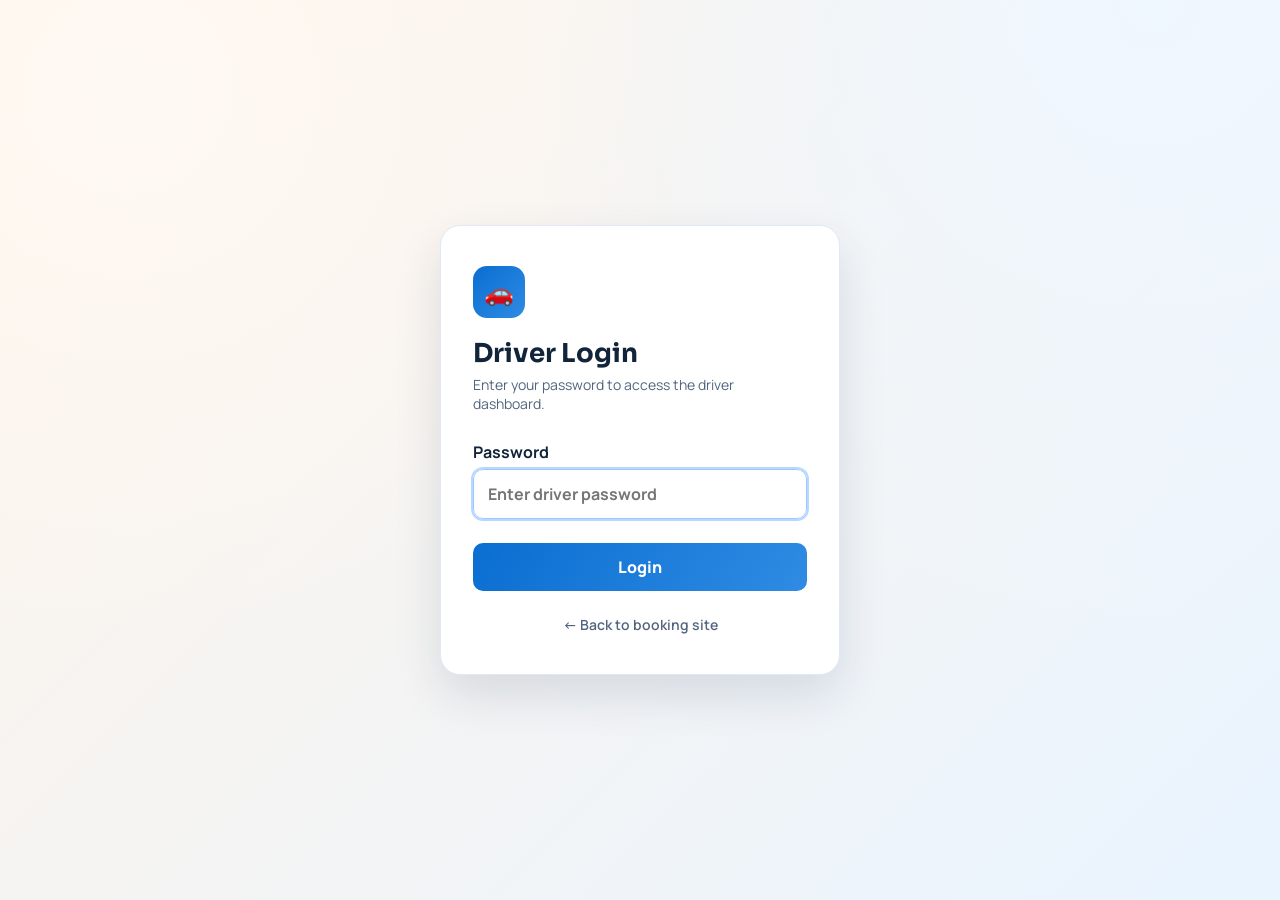
<file: templates/login.html>
<!doctype html>
<html lang="en">
<head>
  <meta charset="UTF-8" />
  <meta name="viewport" content="width=device-width, initial-scale=1.0" />
  <title>Driver Login</title>
  <link rel="preconnect" href="https://fonts.googleapis.com" />
  <link rel="preconnect" href="https://fonts.gstatic.com" crossorigin />
  <link href="https://fonts.googleapis.com/css2?family=Manrope:wght@400;600;700;800&family=Sora:wght@600;700;800&display=swap" rel="stylesheet" />
  <style>
    :root {
      --bg-a: #fff4e9;
      --bg-b: #e9f4ff;
      --surface: #ffffff;
      --ink: #11243a;
      --muted: #51657f;
      --line: #d9e6f7;
      --brand: #0a6ed1;
      --brand-2: #ff7a1a;
      --brand-soft: #eaf4ff;
      --ok-bg: #e9fbef;
      --ok-border: #beedcc;
      --err-bg: #ffe9e9;
      --err-border: #f1b8b8;
    }

    * { box-sizing: border-box; }

    body {
      margin: 0;
      min-height: 100vh;
      display: flex;
      align-items: center;
      justify-content: center;
      font-family: Manrope, "Segoe UI", Arial, sans-serif;
      color: var(--ink);
      background:
        radial-gradient(circle at 10% 10%, #fff9f3 0%, transparent 40%),
        radial-gradient(circle at 90% 0%, #eff7ff 0%, transparent 44%),
        linear-gradient(135deg, var(--bg-a), var(--bg-b));
      padding: 16px;
    }

    .login-card {
      background: var(--surface);
      border: 1px solid #dfe9f8;
      border-radius: 20px;
      padding: 40px 32px;
      box-shadow: 0 20px 48px rgba(8, 36, 68, 0.12);
      width: 100%;
      max-width: 400px;
    }

    .login-icon {
      width: 52px;
      height: 52px;
      background: linear-gradient(135deg, var(--brand), #2f8be3);
      border-radius: 14px;
      display: flex;
      align-items: center;
      justify-content: center;
      margin-bottom: 20px;
      font-size: 24px;
    }

    h1 {
      font-family: Sora, Manrope, Arial, sans-serif;
      margin: 0 0 6px;
      font-size: 26px;
      line-height: 1.2;
    }

    .subtitle {
      color: var(--muted);
      margin: 0 0 28px;
      font-size: 14px;
    }

    label {
      display: block;
      font-weight: 700;
      margin-bottom: 16px;
    }

    label span {
      display: block;
      margin-bottom: 6px;
    }

    input[type="password"] {
      width: 100%;
      padding: 13px 14px;
      border: 1px solid #c8d8ee;
      border-radius: 10px;
      font: inherit;
      font-size: 16px;
    }

    input[type="password"]:focus {
      outline: 2px solid #b8d9ff;
      border-color: #9fc9fb;
    }

    button[type="submit"] {
      width: 100%;
      padding: 13px;
      border: none;
      border-radius: 10px;
      cursor: pointer;
      font: inherit;
      font-weight: 800;
      font-size: 16px;
      background: linear-gradient(120deg, var(--brand), #2f8be3);
      color: #fff;
      margin-top: 8px;
      transition: transform 0.12s ease, box-shadow 0.12s ease;
    }

    button[type="submit"]:hover {
      transform: translateY(-1px);
      box-shadow: 0 8px 18px rgba(25, 108, 193, 0.28);
    }

    .error-msg {
      background: var(--err-bg);
      border: 1px solid var(--err-border);
      color: #7b1616;
      border-radius: 10px;
      padding: 11px 14px;
      margin-bottom: 20px;
      font-weight: 600;
      font-size: 14px;
    }

    .back-link {
      display: block;
      text-align: center;
      margin-top: 24px;
      color: var(--muted);
      text-decoration: none;
      font-size: 14px;
      font-weight: 600;
    }

    .back-link:hover {
      color: var(--brand);
    }
  </style>
</head>
<body>
  <div class="login-card">
    <div class="login-icon">🚗</div>
    <h1>Driver Login</h1>
    <p class="subtitle">Enter your password to access the driver dashboard.</p>

    <div id="errorMsg" class="error-msg" style="display:none">
      Incorrect password. Please try again.
    </div>

    <form method="POST" action="/login">
      <label>
        <span>Password</span>
        <input type="password" name="password" required autofocus autocomplete="current-password" placeholder="Enter driver password" />
      </label>
      <button type="submit">Login</button>
    </form>

    <a href="/" class="back-link">← Back to booking site</a>
  </div>

  <script>
    const params = new URLSearchParams(window.location.search);
    if (params.get("error") === "1") {
      document.getElementById("errorMsg").style.display = "block";
    }
  </script>
</body>
</html>
</file>
